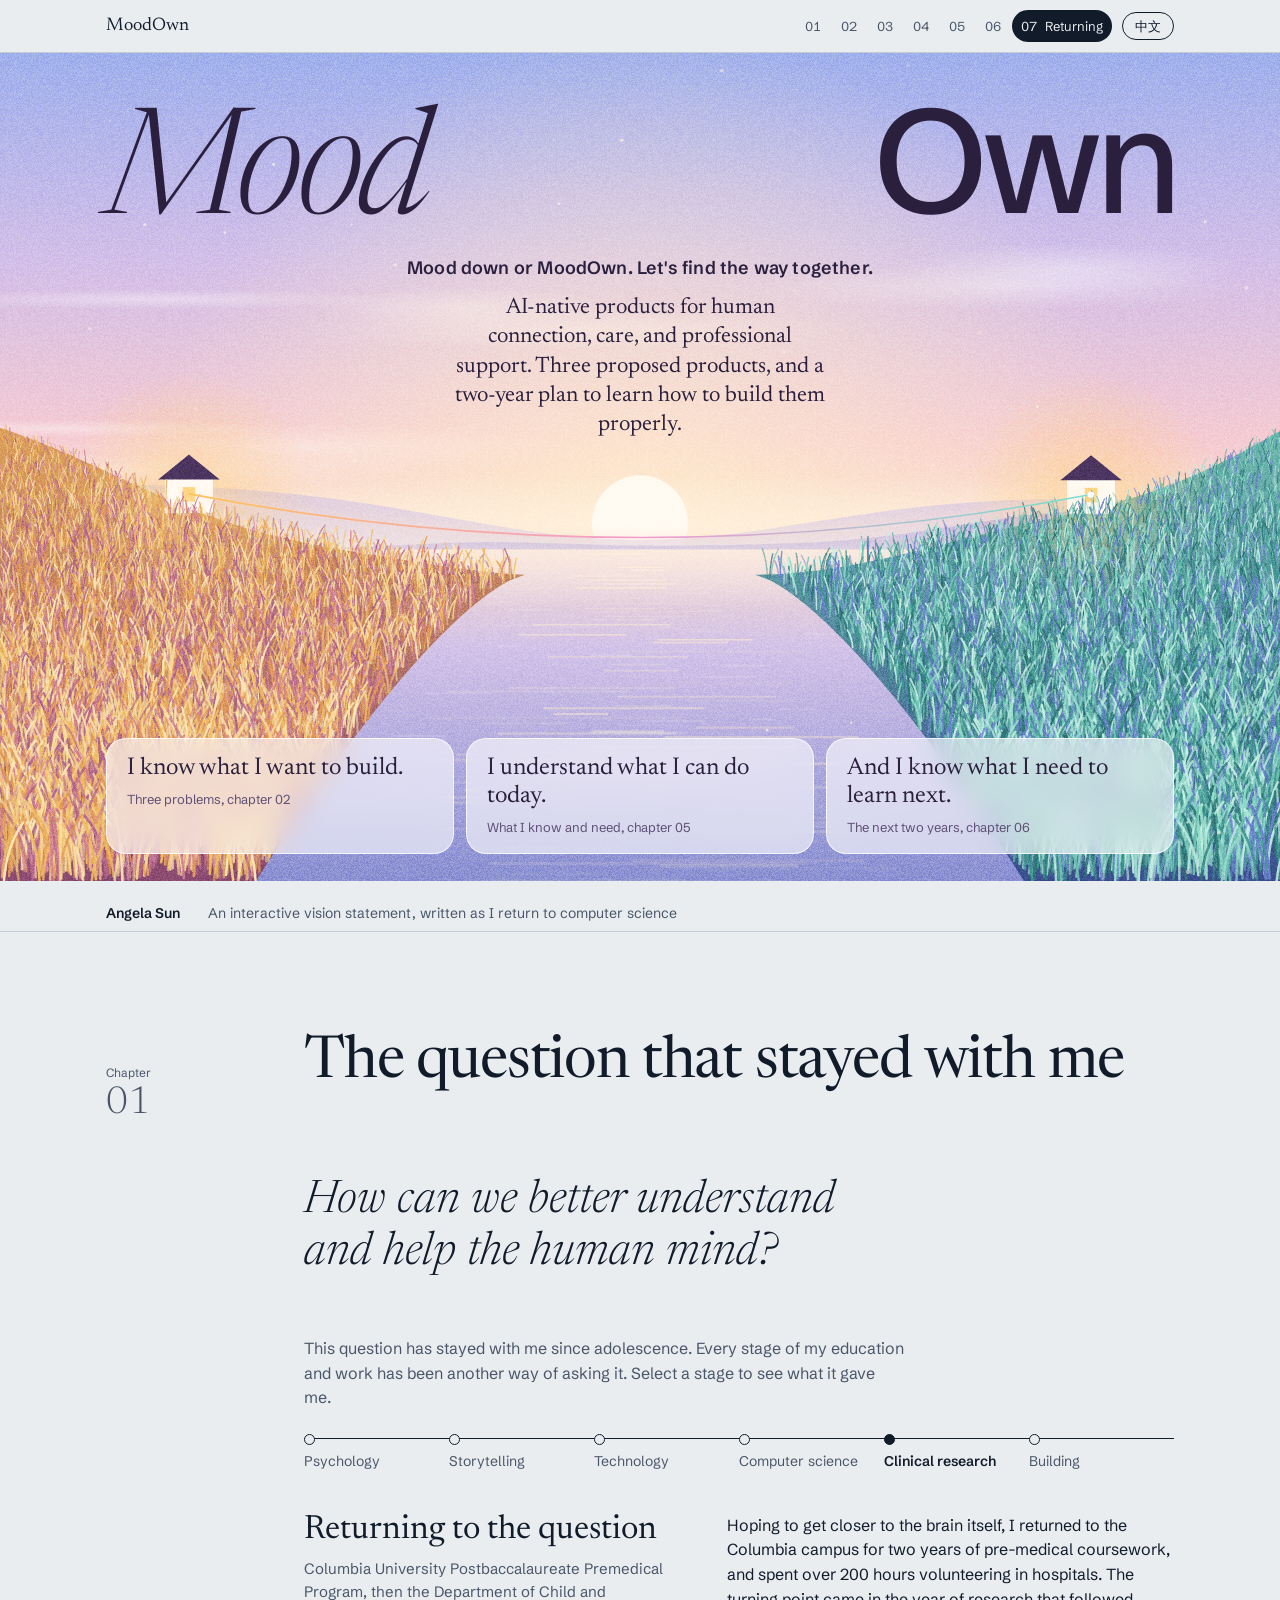
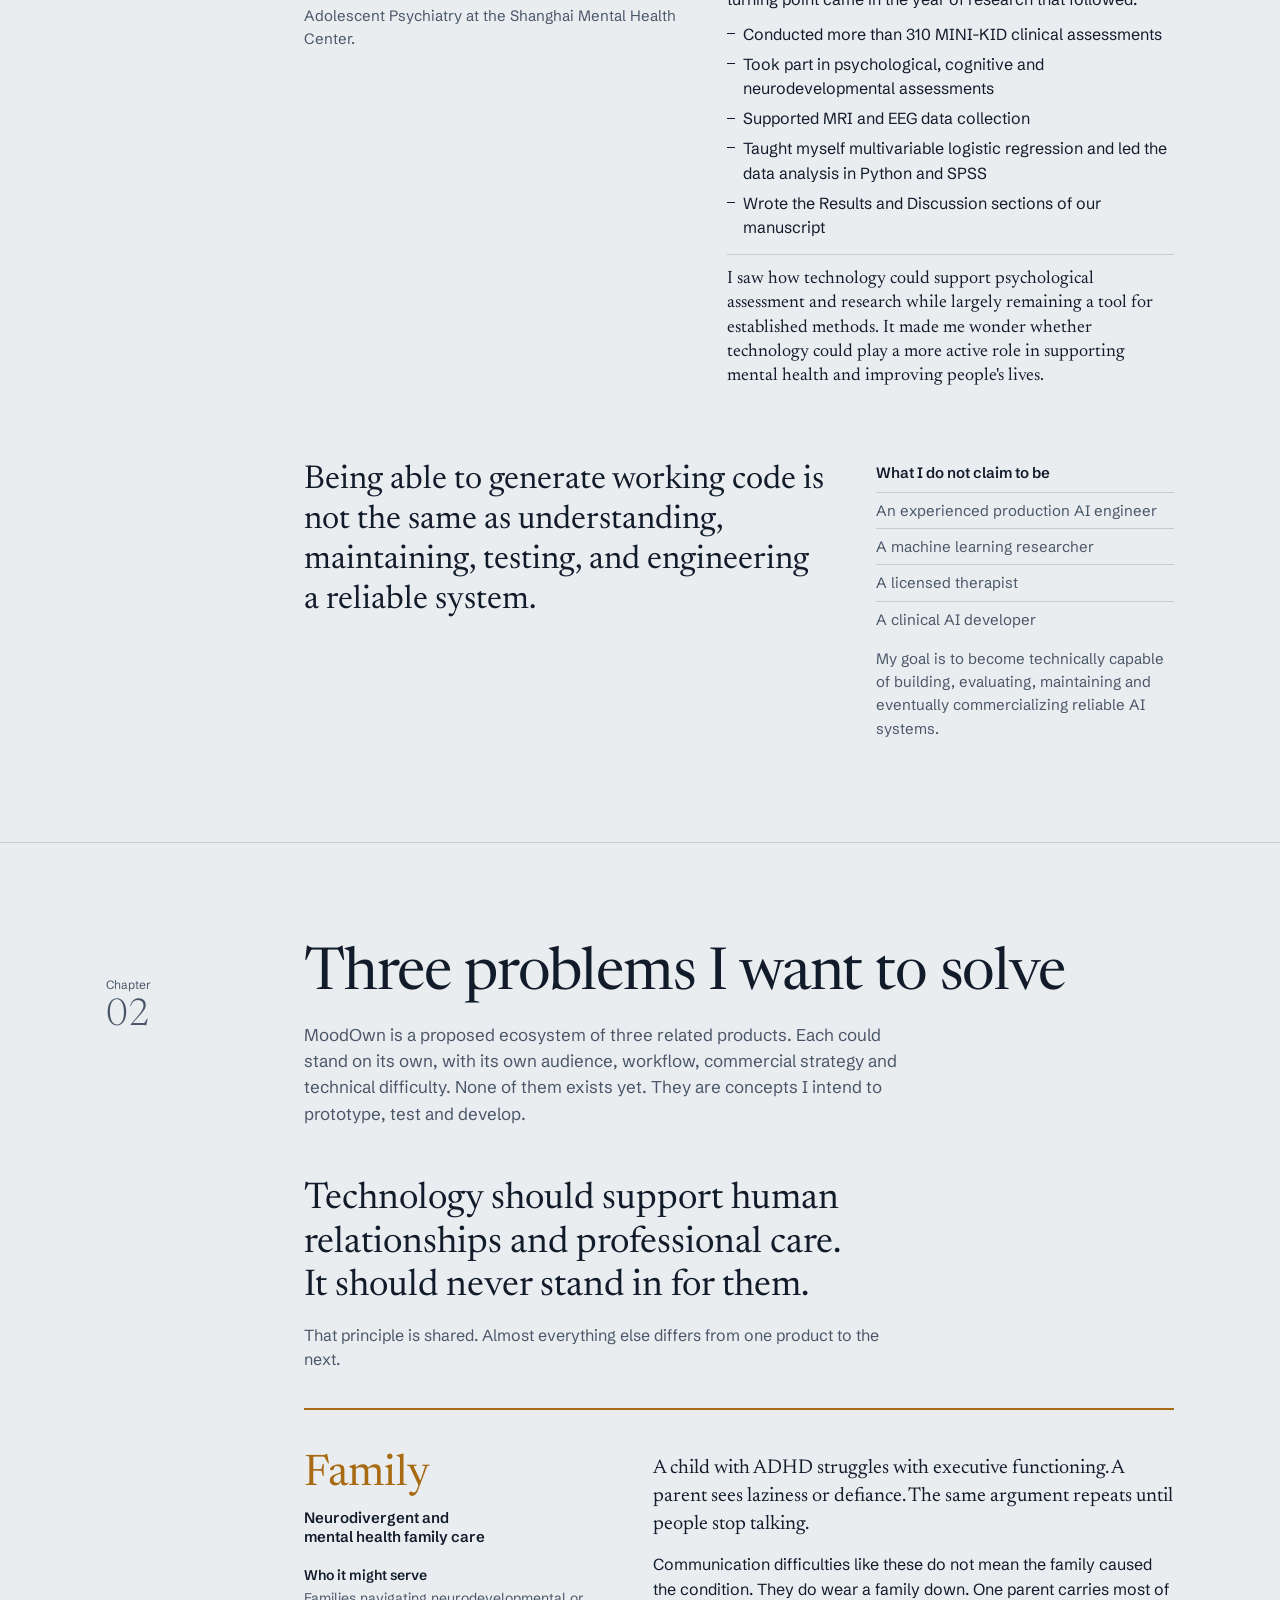
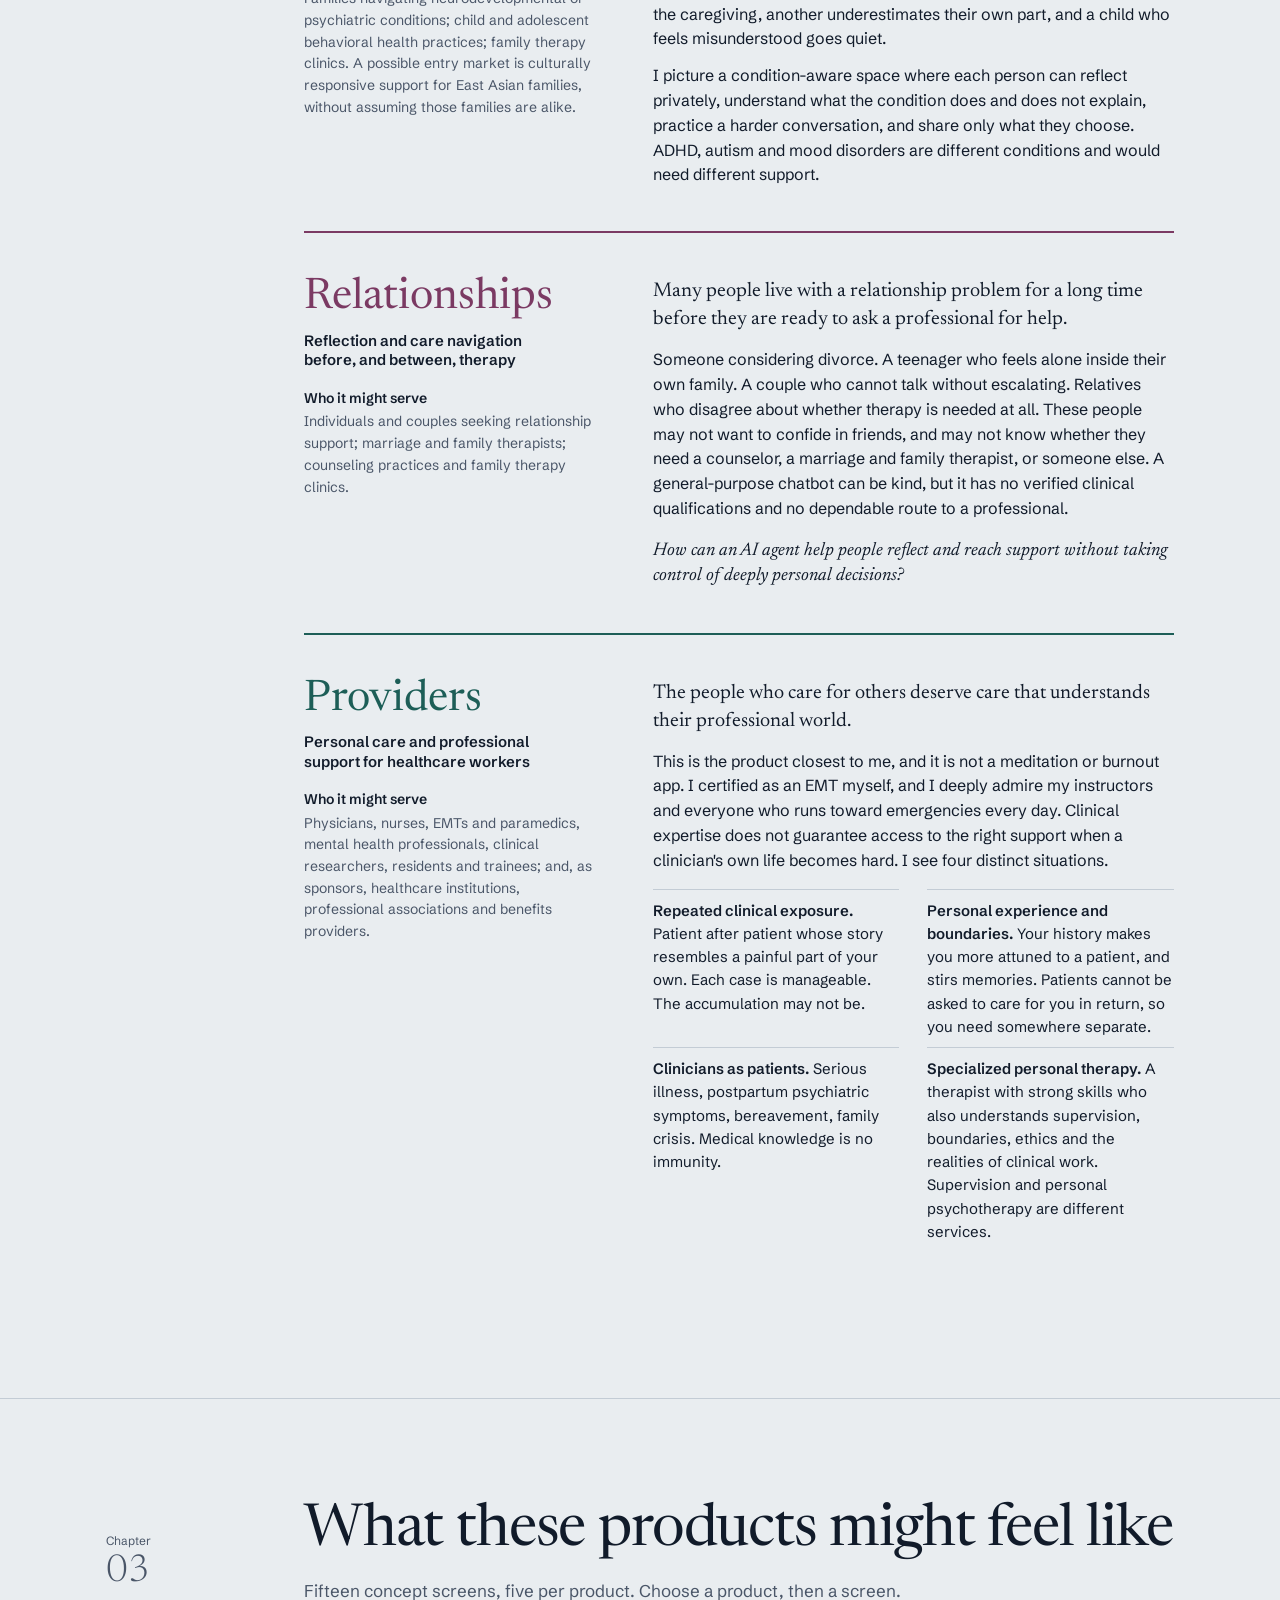
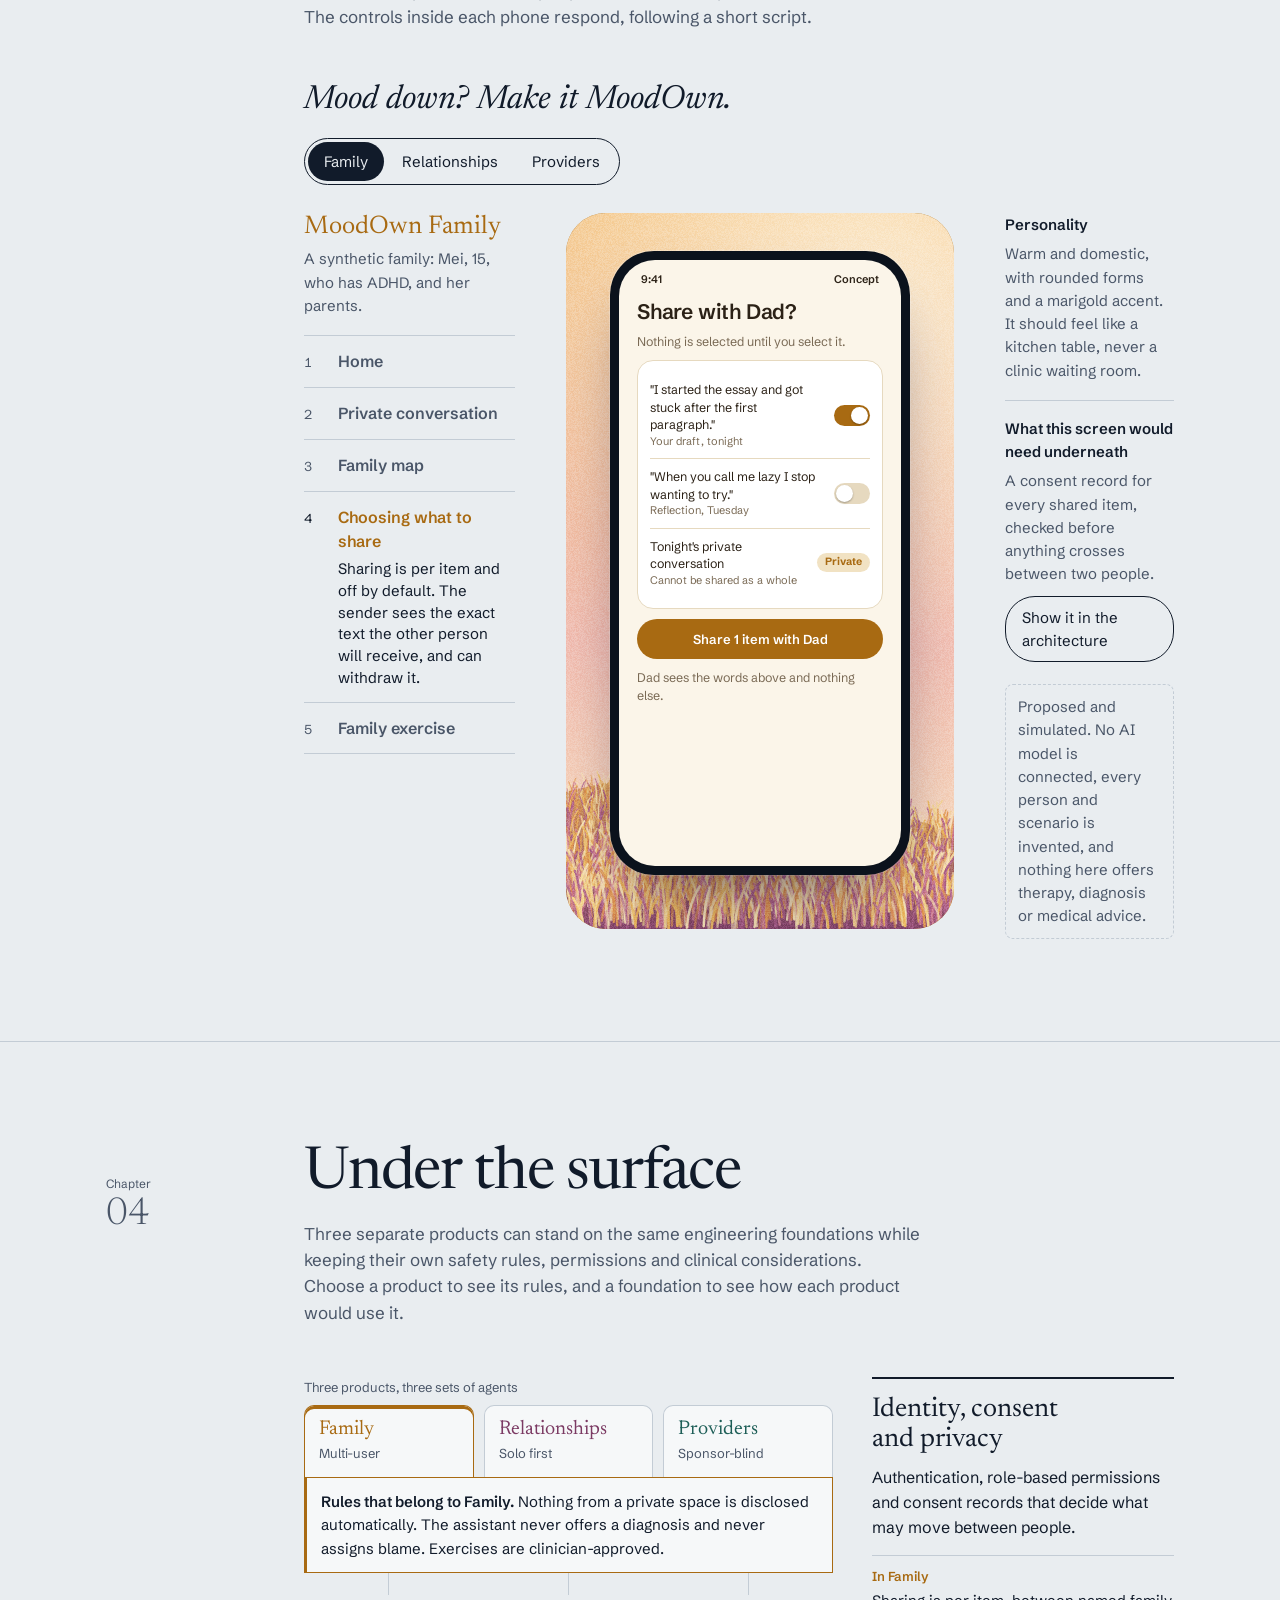
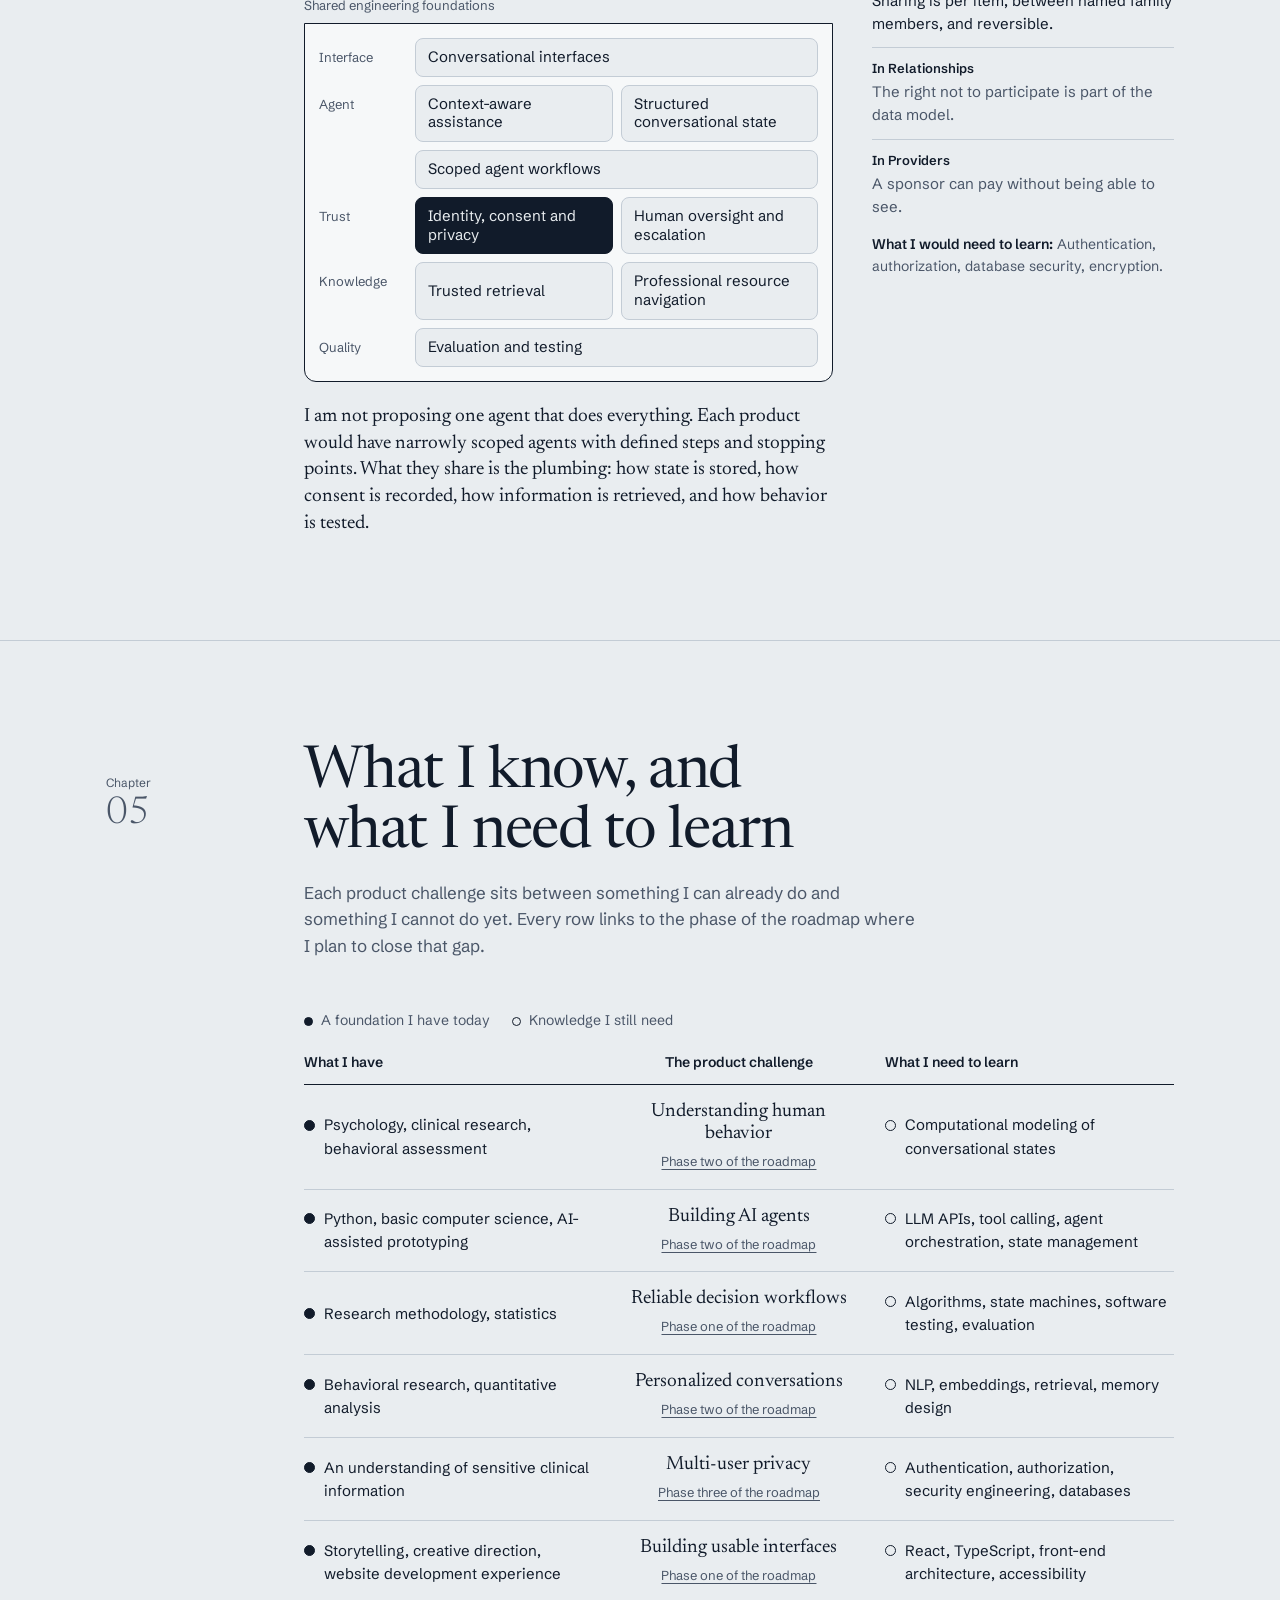
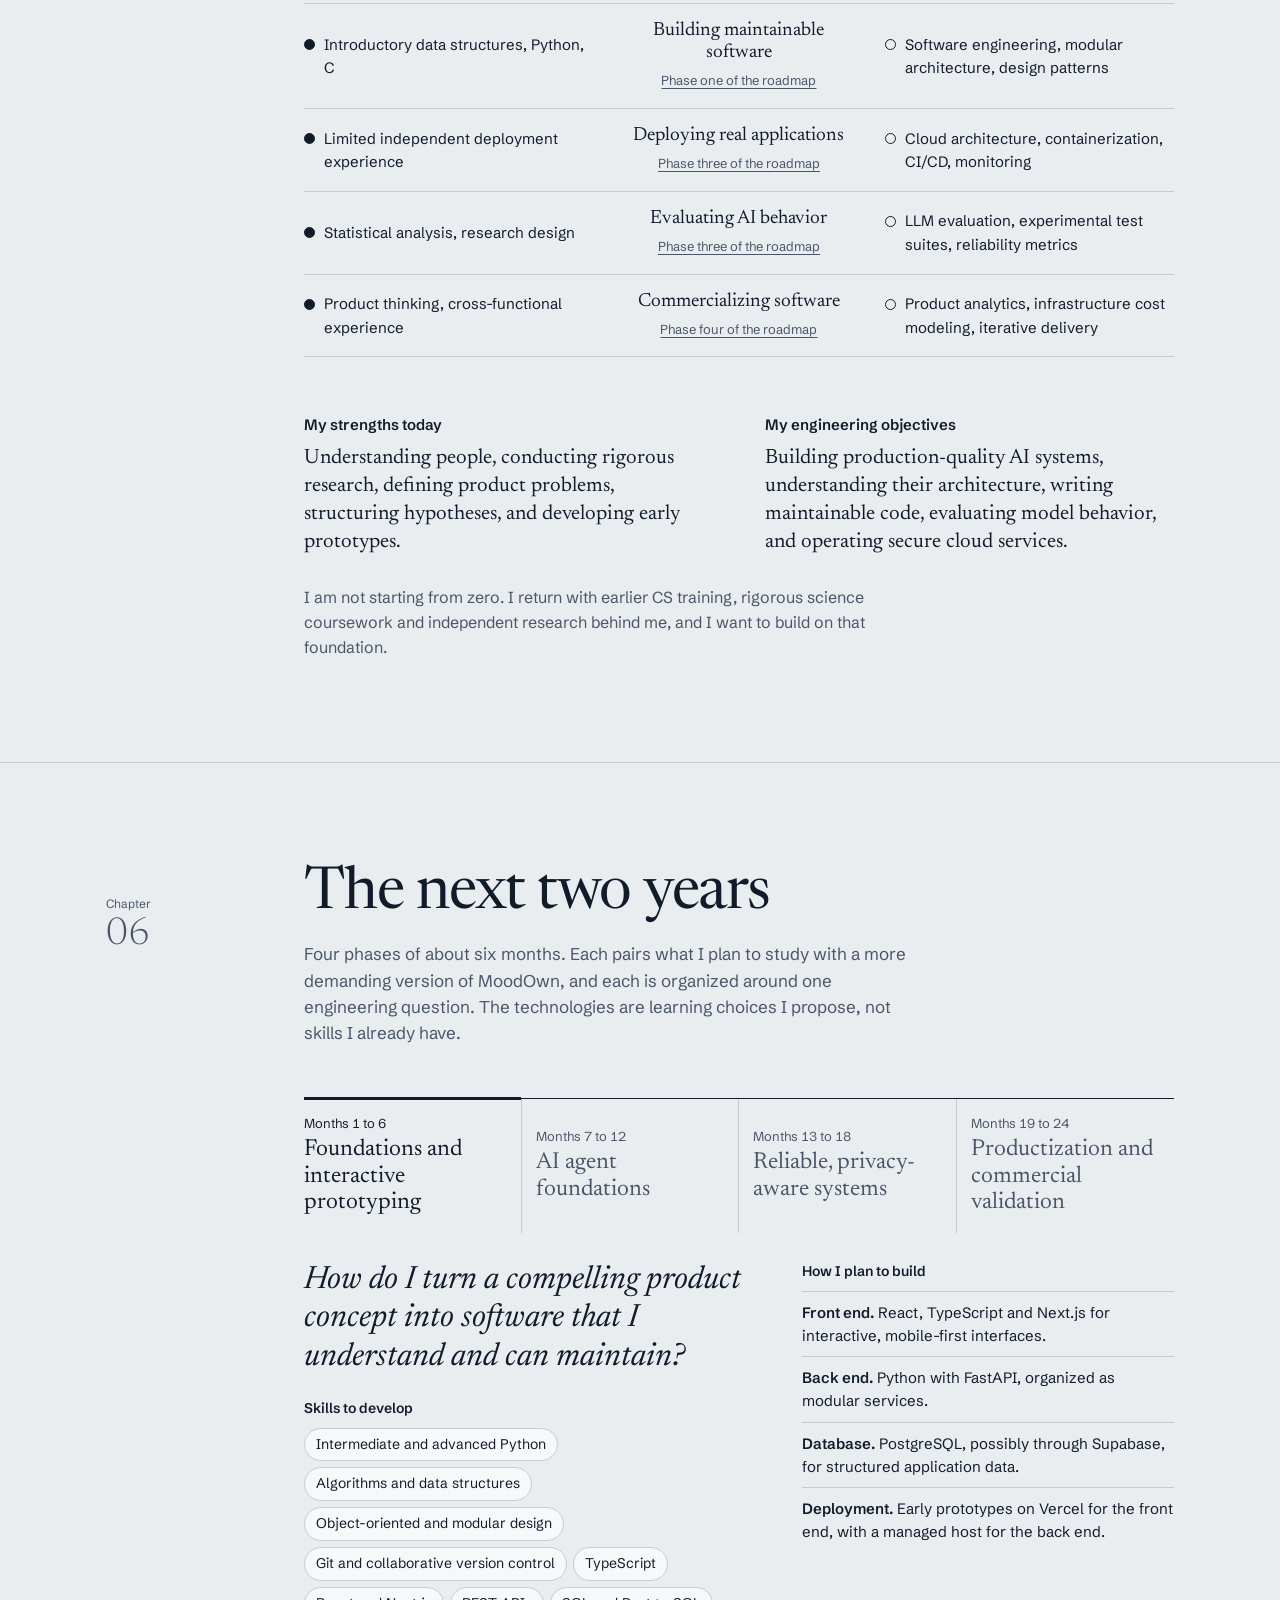
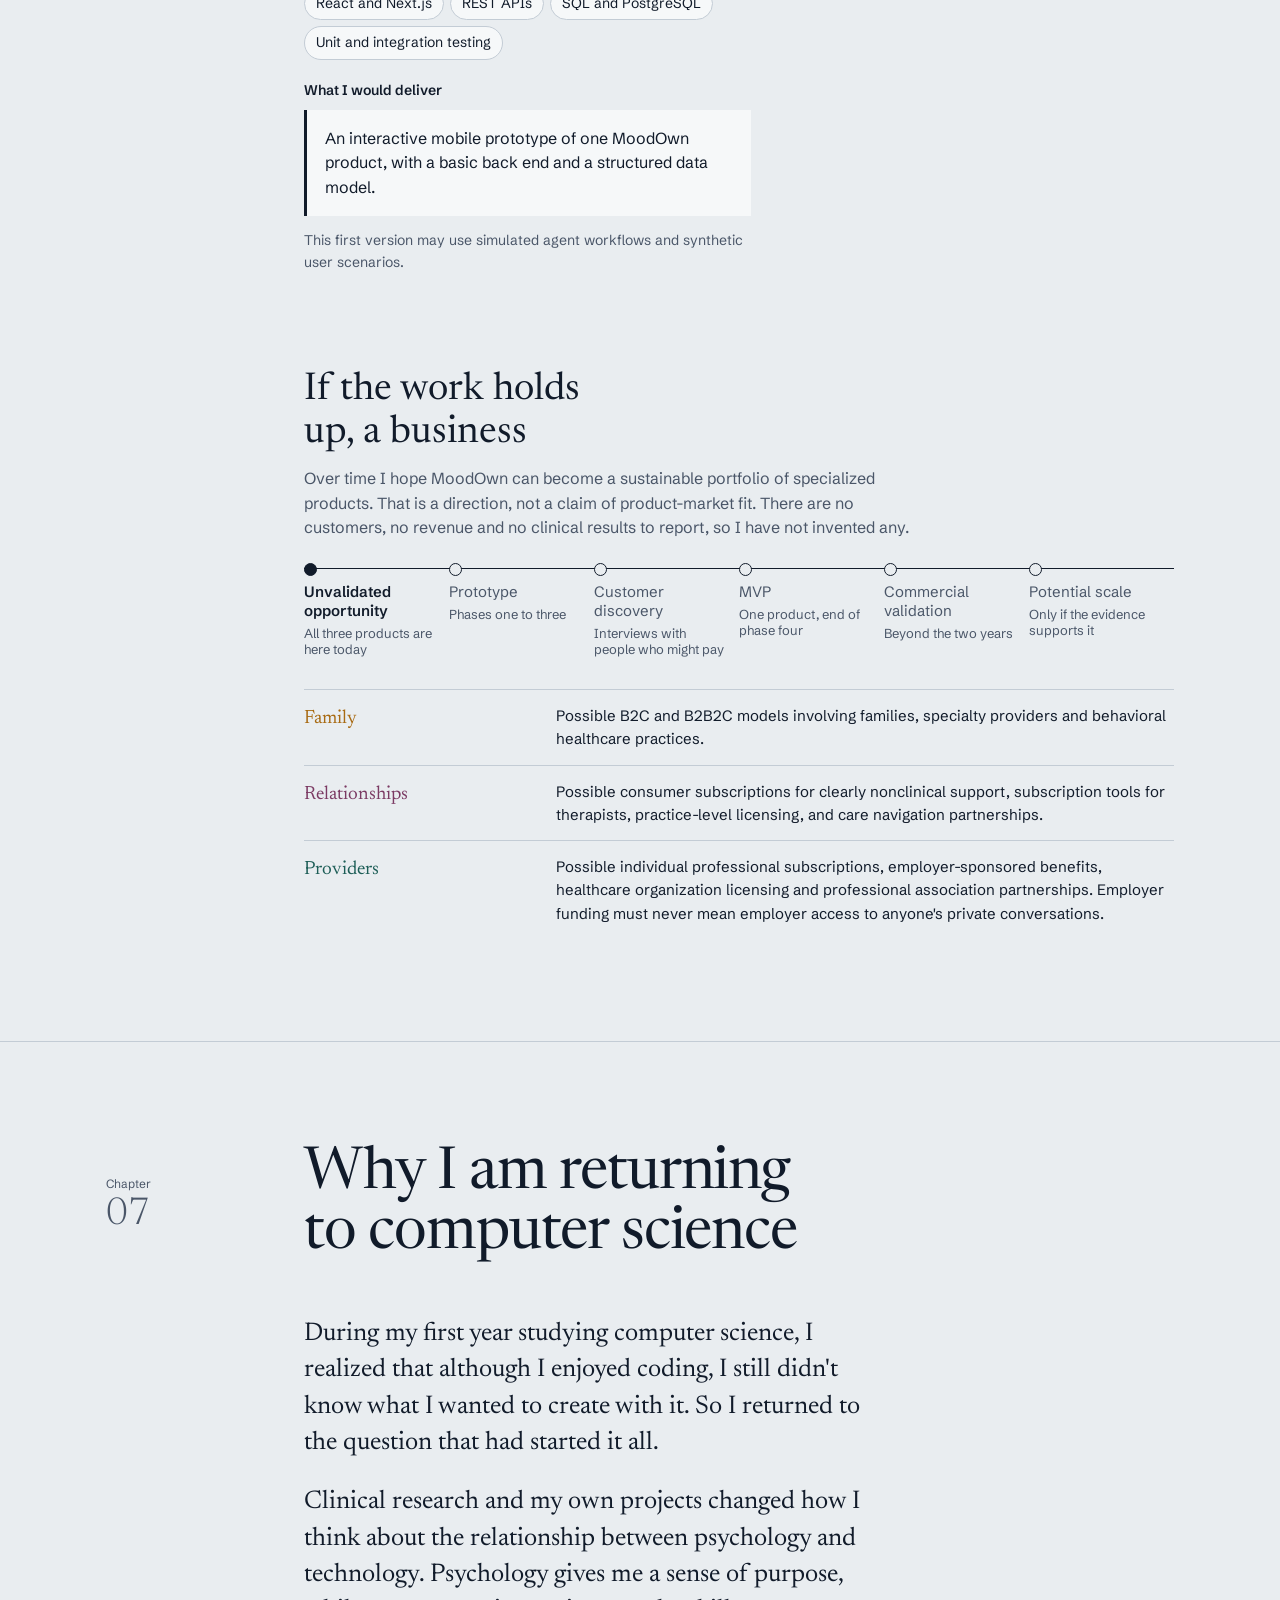
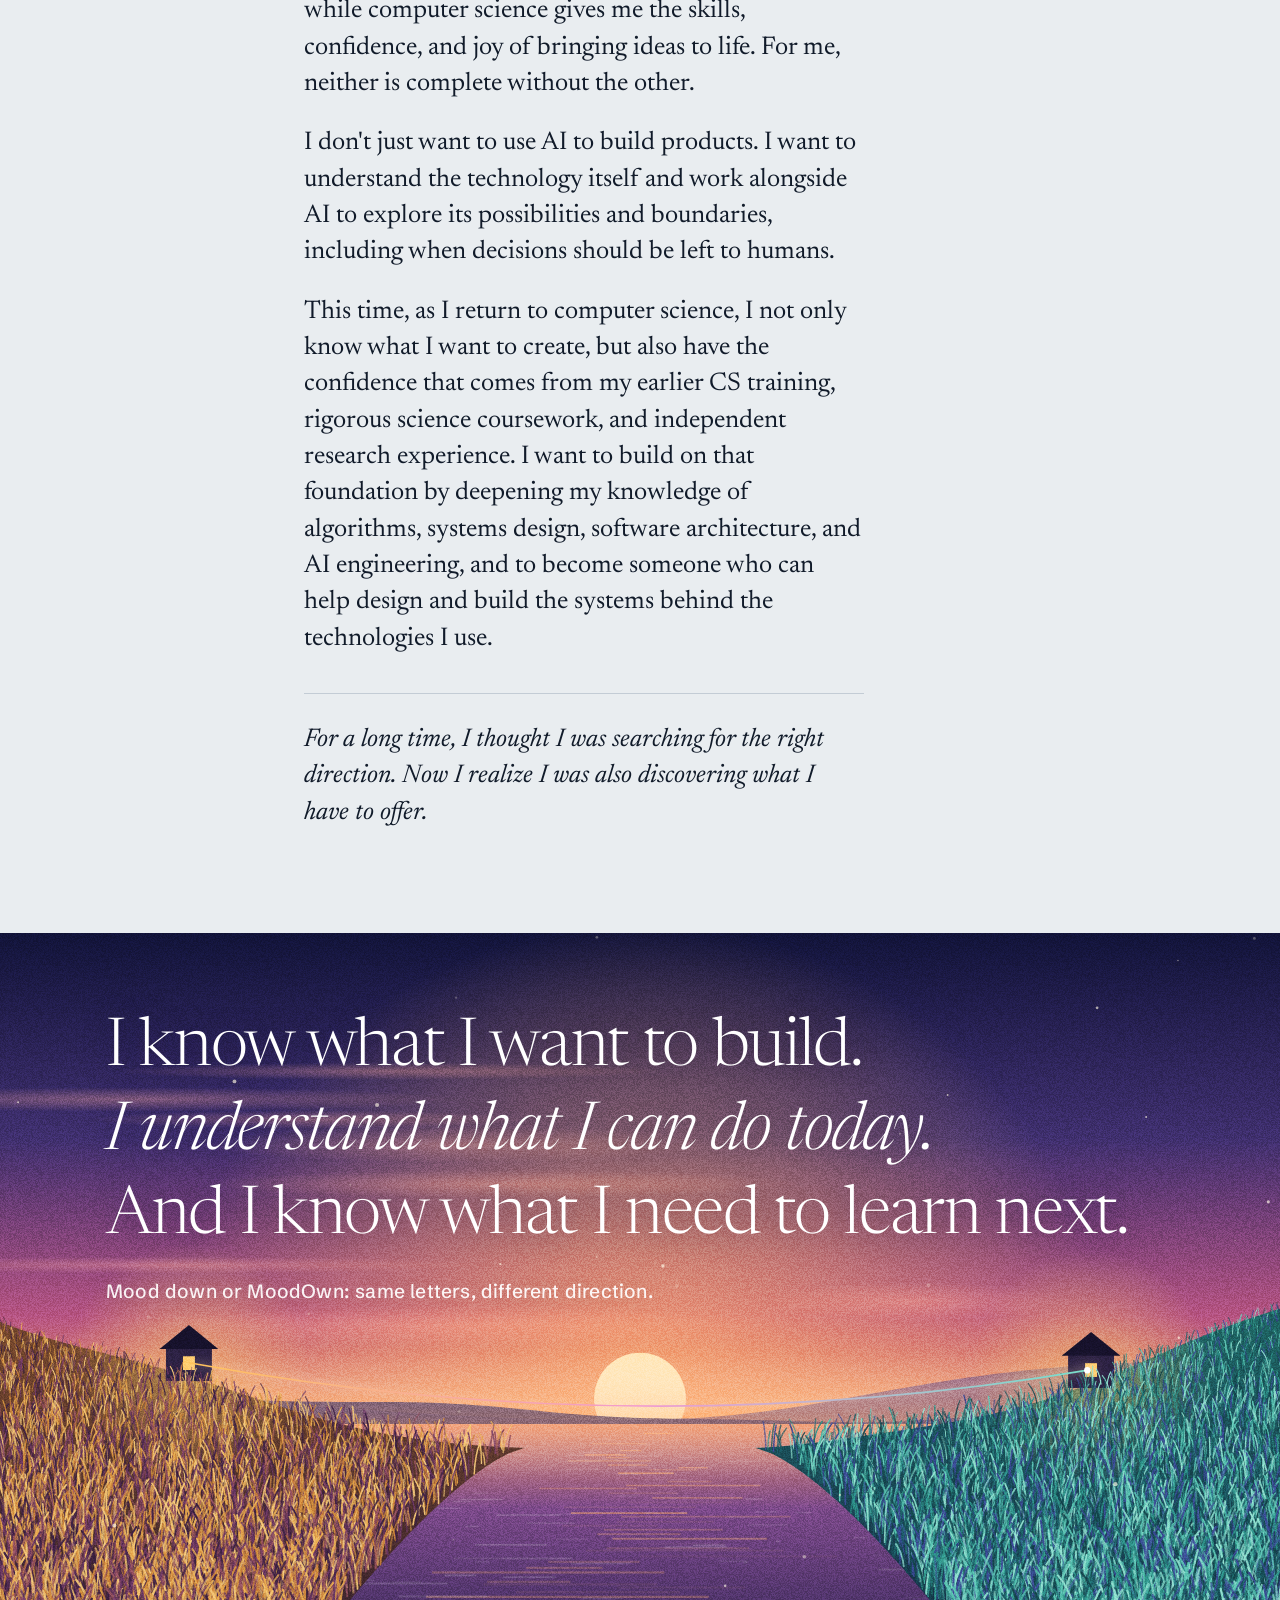
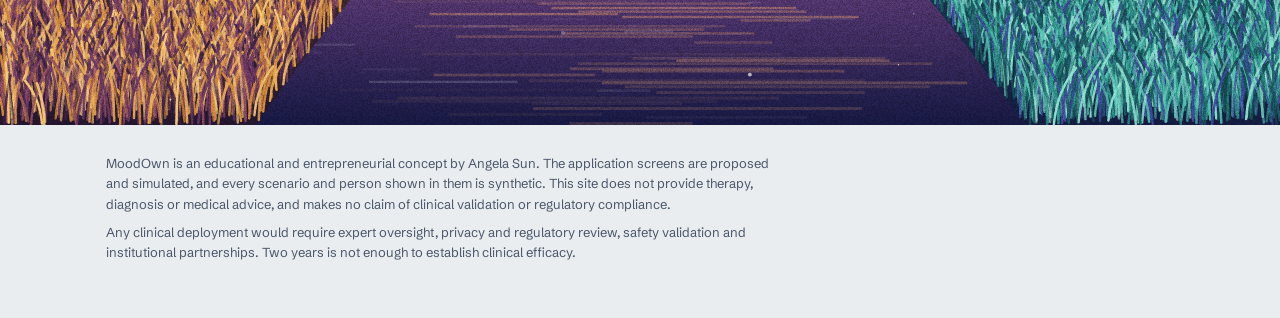
<file: index.html>
<!DOCTYPE html>
<html lang="en">
<head>
<meta charset="utf-8">
<meta name="viewport" content="width=device-width, initial-scale=1">
<title>MoodOwn | Angela Sun</title>
<meta name="description" content="MoodOwn: an interactive vision statement by Angela Sun. Three proposed AI-native products for human connection, care and professional support, and a two-year plan to learn how to build them.">
<meta name="theme-color" content="#cfc6e6">
<meta property="og:type" content="website">
<meta property="og:title" content="MoodOwn">
<meta property="og:description" content="Mood down or MoodOwn. Let's find the way together. An interactive vision statement by Angela Sun.">
<meta property="og:image" content="/images/og.jpg">
<meta property="og:image:width" content="1200">
<meta property="og:image:height" content="630">
<meta name="twitter:card" content="summary_large_image">
<link rel="icon" href="/favicon.svg" type="image/svg+xml">
<link rel="preconnect" href="https://fonts.googleapis.com">
<link rel="preconnect" href="https://fonts.gstatic.com" crossorigin>
<link href="https://fonts.googleapis.com/css2?family=Newsreader:ital,opsz,wght@0,6..72,300..600;1,6..72,300..600&family=Schibsted+Grotesk:wght@400..700&family=Noto+Serif+SC:wght@300;400;600&display=swap" rel="stylesheet">
<link rel="stylesheet" href="/css/style.css?v=202611130216">
</head>
<body>

<header class="nav">
  <div class="wrap">
    <a class="nav-name" href="#top">MoodOwn</a>
    <div class="nav-right"><nav aria-label="Chapters">
      <ol id="navlist">
        <li><a href="#question">01<span>The question</span></a></li>
        <li><a href="#problems">02<span>Three problems</span></a></li>
        <li><a href="#concepts">03<span>The products</span></a></li>
        <li><a href="#architecture">04<span>Under the surface</span></a></li>
        <li><a href="#skills">05<span>Know and need</span></a></li>
        <li><a href="#roadmap">06<span>Two years</span></a></li>
        <li><a href="#returning">07<span>Returning</span></a></li>
      </ol>
    </nav><button type="button" class="lang" id="langBtn" data-noi18n aria-label="切换到中文">中文</button></div>
  </div>
</header>

<main id="top">
<section class="hero" id="heroSec">
  <canvas class="scene" id="heroScene" aria-hidden="true"></canvas>
  <canvas class="scene fx" id="heroFx" aria-hidden="true"></canvas>
  <div class="wrap hero-in">
    <h1 aria-label="MoodOwn"><span class="w1">Mood</span><span class="w2">Own</span></h1>
    <p class="pun">Mood down or MoodOwn. Let's find the way together.</p>
    <p class="tag">AI-native products for human connection, care, and professional support. Three proposed products, and a two-year plan to learn how to build them properly.</p>
    <div class="claims">
      <a href="#problems"><strong>I know what I want to build.</strong><small>Three problems, chapter 02</small></a>
      <a href="#skills"><strong>I understand what I can do today.</strong><small>What I know and need, chapter 05</small></a>
      <a href="#roadmap"><strong>And I know what I need to learn next.</strong><small>The next two years, chapter 06</small></a>
    </div>
  </div>
</section>
<div class="wrap byline">
  <span><b>Angela Sun</b></span>
  <span>An interactive vision statement, written as I return to computer science</span>
</div>

<!-- 01 -->
<section class="chapter" id="question">
  <div class="wrap">
    <div class="ch-head">
      <div class="ch-num"><small>Chapter</small>01</div>
      <div><h2>The question that stayed with me</h2></div>
    </div>
    <div class="body"><div class="main">
      <p class="bigq">How can we better understand and help the human mind?</p>
      <p class="muted" style="max-width:60ch;margin-bottom:28px">This question has stayed with me since adolescence. Every stage of my education and work has been another way of asking it. Select a stage to see what it gave me.</p>
      <div class="lenses" id="lenses" role="group" aria-label="Stages of my background"></div>
      <div class="lens-panel" id="lensPanel" aria-live="polite"></div>

      <div class="lesson">
        <blockquote>Being able to generate working code is not the same as understanding, maintaining, testing, and engineering a reliable system.</blockquote>
        <div class="notlist">
          <h4>What I do not claim to be</h4>
          <ul>
            <li>An experienced production AI engineer</li>
            <li>A machine learning researcher</li>
            <li>A licensed therapist</li>
            <li>A clinical AI developer</li>
          </ul>
          <p style="margin-top:10px">My goal is to become technically capable of building, evaluating, maintaining and eventually commercializing reliable AI systems.</p>
        </div>
      </div>
    </div></div>
  </div>
</section>

<!-- 02 -->
<section class="chapter" id="problems">
  <div class="wrap">
    <div class="ch-head">
      <div class="ch-num"><small>Chapter</small>02</div>
      <div>
        <h2>Three problems I want to solve</h2>
        <p>MoodOwn is a proposed ecosystem of three related products. Each could stand on its own, with its own audience, workflow, commercial strategy and technical difficulty. None of them exists yet. They are concepts I intend to prototype, test and develop.</p>
      </div>
    </div>
    <div class="body"><div class="main">
      <p class="creed">Technology should support human relationships and professional care. It should never stand in for them.</p>
      <p class="muted" style="margin-bottom:36px;max-width:60ch">That principle is shared. Almost everything else differs from one product to the next.</p>

      <article class="prob" data-p="fam">
        <div>
          <h3>Family<small>Neurodivergent and mental health family care</small></h3>
          <p class="who"><b>Who it might serve</b>Families navigating neurodevelopmental or psychiatric conditions; child and adolescent behavioral health practices; family therapy clinics. A possible entry market is culturally responsive support for East Asian families, without assuming those families are alike.</p>
        </div>
        <div class="txt">
          <p class="lead">A child with ADHD struggles with executive functioning. A parent sees laziness or defiance. The same argument repeats until people stop talking.</p>
          <p>Communication difficulties like these do not mean the family caused the condition. They do wear a family down. One parent carries most of the caregiving, another underestimates their own part, and a child who feels misunderstood goes quiet.</p>
          <p style="margin-top:12px">I picture a condition-aware space where each person can reflect privately, understand what the condition does and does not explain, practice a harder conversation, and share only what they choose. ADHD, autism and mood disorders are different conditions and would need different support.</p>
        </div>
      </article>

      <article class="prob" data-p="rel">
        <div>
          <h3>Relationships<small>Reflection and care navigation before, and between, therapy</small></h3>
          <p class="who"><b>Who it might serve</b>Individuals and couples seeking relationship support; marriage and family therapists; counseling practices and family therapy clinics.</p>
        </div>
        <div class="txt">
          <p class="lead">Many people live with a relationship problem for a long time before they are ready to ask a professional for help.</p>
          <p>Someone considering divorce. A teenager who feels alone inside their own family. A couple who cannot talk without escalating. Relatives who disagree about whether therapy is needed at all. These people may not want to confide in friends, and may not know whether they need a counselor, a marriage and family therapist, or someone else. A general-purpose chatbot can be kind, but it has no verified clinical qualifications and no dependable route to a professional.</p>
          <p class="q">How can an AI agent help people reflect and reach support without taking control of deeply personal decisions?</p>
        </div>
      </article>

      <article class="prob" data-p="pro">
        <div>
          <h3>Providers<small>Personal care and professional support for healthcare workers</small></h3>
          <p class="who"><b>Who it might serve</b>Physicians, nurses, EMTs and paramedics, mental health professionals, clinical researchers, residents and trainees; and, as sponsors, healthcare institutions, professional associations and benefits providers.</p>
        </div>
        <div class="txt">
          <p class="lead">The people who care for others deserve care that understands their professional world.</p>
          <p>This is the product closest to me, and it is not a meditation or burnout app. I certified as an EMT myself, and I deeply admire my instructors and everyone who runs toward emergencies every day. Clinical expertise does not guarantee access to the right support when a clinician's own life becomes hard. I see four distinct situations.</p>
          <ul class="cases">
            <li><b>Repeated clinical exposure.</b> Patient after patient whose story resembles a painful part of your own. Each case is manageable. The accumulation may not be.</li>
            <li><b>Personal experience and boundaries.</b> Your history makes you more attuned to a patient, and stirs memories. Patients cannot be asked to care for you in return, so you need somewhere separate.</li>
            <li><b>Clinicians as patients.</b> Serious illness, postpartum psychiatric symptoms, bereavement, family crisis. Medical knowledge is no immunity.</li>
            <li><b>Specialized personal therapy.</b> A therapist with strong skills who also understands supervision, boundaries, ethics and the realities of clinical work. Supervision and personal psychotherapy are different services.</li>
          </ul>
        </div>
      </article>
    </div></div>
  </div>
</section>

<!-- 03 -->
<section class="chapter" id="concepts">
  <div class="wrap">
    <div class="ch-head">
      <div class="ch-num"><small>Chapter</small>03</div>
      <div>
        <h2>What these products might feel like</h2>
        <p>Fifteen concept screens, five per product. Choose a product, then a screen. The controls inside each phone respond, following a short script.</p>
      </div>
    </div>
    <div class="body"><div class="main">
      <p class="slogan">Mood down? Make it MoodOwn.</p>
      <div class="switch" id="prodSwitch" role="group" aria-label="Product"></div>
      <div class="stage" id="stage" data-p="fam">
        <div>
          <p class="stage-title" id="stageTitle"></p>
          <p class="stage-sub" id="stageSub"></p>
          <ol class="screens" id="screenList"></ol>
        </div>
        <div class="pedestal" id="pedestal"><canvas class="scene" id="fieldScene" aria-hidden="true"></canvas><div class="phone"><div class="screen fam" id="screen" data-st="a"></div></div></div>
        <div class="aside">
          <h4>Personality</h4>
          <p id="persona"></p>
          <div class="under">
            <h4>What this screen would need underneath</h4>
            <p id="needText"></p>
            <a class="linkbtn" href="#architecture" id="needBtn">Show it in the architecture</a>
          </div>
          <p class="simnote">Proposed and simulated. No AI model is connected, every person and scenario is invented, and nothing here offers therapy, diagnosis or medical advice.</p>
        </div>
      </div>
    </div></div>
  </div>
</section>

<!-- 04 -->
<section class="chapter" id="architecture">
  <div class="wrap">
    <div class="ch-head">
      <div class="ch-num"><small>Chapter</small>04</div>
      <div>
        <h2>Under the surface</h2>
        <p>Three separate products can stand on the same engineering foundations while keeping their own safety rules, permissions and clinical considerations. Choose a product to see its rules, and a foundation to see how each product would use it.</p>
      </div>
    </div>
    <div class="body"><div class="main">
      <div class="arch" id="arch" data-p="fam">
        <div>
          <p class="tier-label">Three products, three sets of agents</p>
          <div class="surfaces" id="surfaces"></div>
          <div class="policy" id="policy" aria-live="polite"></div>
          <div class="drop" aria-hidden="true"><i></i><i></i><i></i></div>
          <p class="tier-label">Shared engineering foundations</p>
          <div class="found"><div class="lanes" id="lanes"></div></div>
          <p class="archnote">I am not proposing one agent that does everything. Each product would have narrowly scoped agents with defined steps and stopping points. What they share is the plumbing: how state is stored, how consent is recorded, how information is retrieved, and how behavior is tested.</p>
        </div>
        <aside class="fdetail" id="fdetail" aria-live="polite"></aside>
      </div>
    </div></div>
  </div>
</section>

<!-- 05 -->
<section class="chapter" id="skills">
  <div class="wrap">
    <div class="ch-head">
      <div class="ch-num"><small>Chapter</small>05</div>
      <div>
        <h2>What I know, and what I need to learn</h2>
        <p>Each product challenge sits between something I can already do and something I cannot do yet. Every row links to the phase of the roadmap where I plan to close that gap.</p>
      </div>
    </div>
    <div class="body"><div class="main">
      <div class="legend"><span><i class="f"></i>A foundation I have today</span><span><i></i>Knowledge I still need</span></div>
      <div class="mx" id="mx">
        <div class="mx-head"><span>What I have</span><span>The product challenge</span><span>What I need to learn</span></div>
      </div>
      <div class="twocol">
        <div><h3>My strengths today</h3><p>Understanding people, conducting rigorous research, defining product problems, structuring hypotheses, and developing early prototypes.</p></div>
        <div><h3>My engineering objectives</h3><p>Building production-quality AI systems, understanding their architecture, writing maintainable code, evaluating model behavior, and operating secure cloud services.</p></div>
      </div>
      <p class="coda">I am not starting from zero. I return with earlier CS training, rigorous science coursework and independent research behind me, and I want to build on that foundation.</p>
    </div></div>
  </div>
</section>

<!-- 06 -->
<section class="chapter" id="roadmap">
  <div class="wrap">
    <div class="ch-head">
      <div class="ch-num"><small>Chapter</small>06</div>
      <div>
        <h2>The next two years</h2>
        <p>Four phases of about six months. Each pairs what I plan to study with a more demanding version of MoodOwn, and each is organized around one engineering question. The technologies are learning choices I propose, not skills I already have.</p>
      </div>
    </div>
    <div class="body"><div class="main">
      <div class="track" id="track" role="group" aria-label="Roadmap phases"></div>
      <div class="phase" id="phase" aria-live="polite"></div>

      <div class="biz">
        <h3>If the work holds up, a business</h3>
        <p>Over time I hope MoodOwn can become a sustainable portfolio of specialized products. That is a direction, not a claim of product-market fit. There are no customers, no revenue and no clinical results to report, so I have not invented any.</p>
        <ol class="ladder">
          <li class="now">Unvalidated opportunity<small>All three products are here today</small></li>
          <li>Prototype<small>Phases one to three</small></li>
          <li>Customer discovery<small>Interviews with people who might pay</small></li>
          <li>MVP<small>One product, end of phase four</small></li>
          <li>Commercial validation<small>Beyond the two years</small></li>
          <li>Potential scale<small>Only if the evidence supports it</small></li>
        </ol>
        <ul class="models">
          <li><b>Family</b><span>Possible B2C and B2B2C models involving families, specialty providers and behavioral healthcare practices.</span></li>
          <li><b>Relationships</b><span>Possible consumer subscriptions for clearly nonclinical support, subscription tools for therapists, practice-level licensing, and care navigation partnerships.</span></li>
          <li><b>Providers</b><span>Possible individual professional subscriptions, employer-sponsored benefits, healthcare organization licensing and professional association partnerships. Employer funding must never mean employer access to anyone's private conversations.</span></li>
        </ul>
      </div>
    </div></div>
  </div>
</section>

<!-- 07 -->
<section class="chapter" id="returning">
  <div class="wrap">
    <div class="ch-head">
      <div class="ch-num"><small>Chapter</small>07</div>
      <div><h2>Why I am returning to computer science</h2></div>
    </div>
    <div class="body"><div class="main">
      <div class="close">
        <p>During my first year studying computer science, I realized that although I enjoyed coding, I still didn't know what I wanted to create with it. So I returned to the question that had started it all.</p>
        <p>Clinical research and my own projects changed how I think about the relationship between psychology and technology. Psychology gives me a sense of purpose, while computer science gives me the skills, confidence, and joy of bringing ideas to life. For me, neither is complete without the other.</p>
        <p>I don't just want to use AI to build products. I want to understand the technology itself and work alongside AI to explore its possibilities and boundaries, including when decisions should be left to humans.</p>
        <p>This time, as I return to computer science, I not only know what I want to create, but also have the confidence that comes from my earlier CS training, rigorous science coursework, and independent research experience. I want to build on that foundation by deepening my knowledge of algorithms, systems design, software architecture, and AI engineering, and to become someone who can help design and build the systems behind the technologies I use.</p>
        <p class="last">For a long time, I thought I was searching for the right direction. Now I realize I was also discovering what I have to offer.</p>
      </div>
      </div></div>
  </div>
</section>
<section class="finale" id="finSec">
  <canvas class="scene" id="duskScene" aria-hidden="true"></canvas>
  <canvas class="scene fx" id="duskFx" aria-hidden="true"></canvas>
  <div class="wrap fin-in">
    <p>I know what I want to build.</p>
    <p>I understand what I can do today.</p>
    <p>And I know what I need to learn next.</p>
    <p class="fin-sub">Mood down or MoodOwn: same letters, different direction.</p>
  </div>
</section>
</main>

<footer>
  <div class="wrap">
    <p>MoodOwn is an educational and entrepreneurial concept by Angela Sun. The application screens are proposed and simulated, and every scenario and person shown in them is synthetic. This site does not provide therapy, diagnosis or medical advice, and makes no claim of clinical validation or regulatory compliance.</p>
    <p>Any clinical deployment would require expert oversight, privacy and regulatory review, safety validation and institutional partnerships. Two years is not enough to establish clinical efficacy.</p>
  </div>
</footer>

<script src="/js/main.js?v=202611130216"></script>
</body>
</html>
</file>
<file: css/style.css>
/* Layout idea: a left-aligned editorial column with a narrow rail for chapter numbers;
   one fine three-colour thread (the three products) recurs as the only ornament. */
:root{
  --paper:#E9EDF0; --panel:#F6F8F9; --ink:#111B2A; --ink-2:#4A5668; --rule:#C3CCD5;
  --fam:#A86A12; --rel:#7B3A63; --pro:#1D5E57;
  --display:"Newsreader","Noto Serif SC","Songti SC","STSong","Iowan Old Style",Georgia,serif;
  --sans:"Schibsted Grotesk","PingFang SC","Hiragino Sans GB","Microsoft YaHei","Helvetica Neue",Arial,sans-serif;
  --thread:linear-gradient(90deg,var(--fam),var(--rel) 50%,var(--pro));
  color-scheme:light;
}
@media (prefers-color-scheme:dark){
  :root:not([data-theme="light"]){
    --paper:#0F1722; --panel:#17212E; --ink:#E6EBF0; --ink-2:#9AA7B6; --rule:#2B3848;
    --fam:#E0A64A; --rel:#CF93BB; --pro:#6FBFB3; color-scheme:dark;
  }
}
:root[data-theme="dark"]{
  --paper:#0F1722; --panel:#17212E; --ink:#E6EBF0; --ink-2:#9AA7B6; --rule:#2B3848;
  --fam:#E0A64A; --rel:#CF93BB; --pro:#6FBFB3; color-scheme:dark;
}
*{box-sizing:border-box}
html{scroll-behavior:smooth;scroll-padding-top:72px}
body{margin:0;background:var(--paper);color:var(--ink);font-family:var(--sans);font-size:16px;line-height:1.55;-webkit-font-smoothing:antialiased}
button{font:inherit;color:inherit;background:none;border:0;padding:0;cursor:pointer;text-align:left}
a{color:inherit}
:focus-visible{outline:2px solid var(--ink);outline-offset:3px;border-radius:2px}
h1,h2,h3,h4,p,ul,ol,figure,blockquote{margin:0}
ul,ol{padding:0;list-style:none}
h2,h3{text-wrap:balance}
.wrap{max-width:1180px;margin:0 auto;padding-inline:clamp(20px,5vw,56px)}
.serif{font-family:var(--display)}
.muted{color:var(--ink-2)}
.small{font-size:.875rem}
.thread{height:2px;background:var(--thread);border-radius:2px}

/* nav */
.nav{position:sticky;top:0;z-index:20;background:color-mix(in srgb,var(--paper) 92%,transparent);backdrop-filter:blur(8px);border-bottom:1px solid var(--rule)}
.nav .wrap{display:flex;align-items:center;justify-content:space-between;gap:16px;height:52px}
.nav-name{font-family:var(--display);font-size:1.15rem;text-decoration:none;white-space:nowrap}
.nav ol{display:flex;gap:2px}
.nav ol a{display:flex;align-items:center;gap:8px;padding:6px 9px;text-decoration:none;font-size:.8125rem;color:var(--ink-2);font-variant-numeric:tabular-nums;border-radius:20px}
.nav ol a span{display:none}
.nav ol a[aria-current="true"]{color:var(--paper);background:var(--ink)}
@media (min-width:1000px){.nav ol a[aria-current="true"] span{display:inline}}

/* hero: a painted scene. Two shores, water between them, one thread of light across. */
.scene{position:absolute;inset:0;width:100%;height:100%;display:block}
.scene.fx{pointer-events:none}
.hero{position:relative;overflow:hidden;background:linear-gradient(180deg,#9fb0ec 0%,#d3bfe8 28%,#f5cbd2 50%,#fde6c6 60%,#d2c2e8 72%,#8a90d2 100%);color:#2a1f3d;min-height:clamp(620px,92vh,900px);display:flex}
.hero-in{position:relative;width:100%;display:flex;flex-direction:column;padding-top:clamp(22px,4.5vh,52px);padding-bottom:clamp(18px,3vh,30px)}
.hero h1{display:flex;justify-content:space-between;align-items:baseline;font-size:clamp(3.3rem,11.5vw,10.6rem);line-height:.9;font-weight:300}
.hero .w1{font-family:var(--display);font-style:italic;letter-spacing:-.035em}
.hero .w2{font-family:var(--sans);font-weight:500;letter-spacing:-.055em}
.hero .pun{align-self:center;margin-top:clamp(4px,1vh,12px);font-size:clamp(.95rem,1.4vw,1.15rem);font-weight:600;letter-spacing:.01em}
.hero .tag{align-self:center;text-align:center;max-width:31ch;margin-top:clamp(6px,1.4vh,18px);font-family:var(--display);font-size:clamp(1.05rem,1.75vw,1.45rem);line-height:1.3}
.claims{margin-top:auto;padding-top:40px;display:grid;grid-template-columns:repeat(3,1fr);gap:12px}
.claims a{display:block;padding:16px 20px 16px;text-decoration:none;color:#2a1f3d;background:rgba(255,255,255,.6);-webkit-backdrop-filter:blur(12px);backdrop-filter:blur(12px);border:1px solid rgba(255,255,255,.75);border-radius:20px;transition:background .2s,transform .2s}
.claims a:hover{background:rgba(255,255,255,.86);transform:translateY(-2px)}
.claims strong{display:block;font-family:var(--display);font-weight:400;font-size:clamp(1.15rem,1.9vw,1.55rem);line-height:1.15}
.claims small{display:block;margin-top:6px;color:#5d4f74;font-size:.8125rem}
.byline{padding-top:22px;padding-bottom:6px;display:flex;flex-wrap:wrap;gap:6px 28px;font-size:.875rem;color:var(--ink-2)}
.byline b{color:var(--ink);font-weight:600}
@media (max-width:720px){.claims{grid-template-columns:1fr;gap:8px}.claims a{padding:12px 16px}}

/* finale */
.finale{position:relative;overflow:hidden;background:linear-gradient(180deg,#12143a 0%,#40306f 28%,#b65482 50%,#f8a868 62%,#7c4a8a 74%,#161842 100%);color:#fff;min-height:clamp(560px,88vh,860px);display:flex}
.fin-in{position:relative;width:100%;padding-top:clamp(40px,9vh,96px)}
.fin-in p{font-family:var(--display);font-weight:300;font-size:clamp(1.9rem,5.2vw,4.3rem);line-height:1.08;letter-spacing:-.02em;text-shadow:0 2px 30px rgba(20,10,50,.45)}
.fin-in p:nth-child(2){font-style:italic}
.fin-in p+p{margin-top:.18em}

.fin-in .fin-sub{margin-top:1.4em;font-family:var(--sans);font-style:normal;font-weight:500;font-size:clamp(1rem,1.5vw,1.2rem);letter-spacing:.01em;opacity:.92}
.slogan{font-family:var(--display);font-style:italic;font-size:clamp(1.4rem,2.6vw,2.1rem);line-height:1.15;margin-bottom:18px}
html:lang(zh-CN) .slogan{line-height:1.4}

/* pedestal behind the phone */
.pedestal{position:relative;overflow:hidden;border-radius:40px;padding:38px 44px 54px;background:var(--hue)}
.pedestal .phone{position:relative}
@media (max-width:680px){.pedestal{padding:26px 20px 40px;justify-self:center}}

/* language */
.lang{flex:none;padding:5px 12px;border:1px solid var(--ink);border-radius:20px;font-size:.8125rem;line-height:1.3}
.lang:hover{background:var(--ink);color:var(--paper)}
.nav-right{display:flex;align-items:center;gap:10px}
@media (max-width:520px){.nav ol a{padding:6px 5px}.nav .wrap{gap:8px}}
html:lang(zh-CN) main *:not(.w1){font-style:normal}
html:lang(zh-CN) .hero .w1{font-style:normal;font-weight:400}
html:lang(zh-CN) .hero .w2{letter-spacing:0;font-weight:500}
html:lang(zh-CN) .ch-head h2{letter-spacing:0;line-height:1.2}
html:lang(zh-CN) .fin-in p{letter-spacing:0;line-height:1.3}
html:lang(zh-CN) .bigq{line-height:1.35;max-width:15em}
html:lang(zh-CN) .hero .tag{max-width:21em;line-height:1.55}
html:lang(zh-CN) .creed{max-width:15em;line-height:1.4}
html:lang(zh-CN) .close{max-width:25em;line-height:1.75}
html:lang(zh-CN) .lesson blockquote,html:lang(zh-CN) .phase .eq,html:lang(zh-CN) .claims strong,html:lang(zh-CN) .biz h3,html:lang(zh-CN) .lens-panel h3{line-height:1.45}
html:lang(zh-CN) .prob .txt p.lead,html:lang(zh-CN) .twocol p,html:lang(zh-CN) .archnote{line-height:1.7}
html:lang(zh-CN) body{line-height:1.7}
html:lang(zh-CN) .screen{line-height:1.5}

/* chapters */
.chapter{padding:clamp(56px,8vw,112px) 0;border-top:1px solid var(--rule)}
.ch-head{display:grid;grid-template-columns:minmax(0,2fr) minmax(0,10fr);gap:24px;align-items:baseline;margin-bottom:clamp(28px,4vw,52px)}
.ch-num{font-family:var(--display);font-weight:300;font-size:clamp(1.6rem,3vw,2.6rem);color:var(--ink-2);font-variant-numeric:tabular-nums;line-height:1}
.ch-num small{display:block;font-family:var(--sans);font-size:.75rem;margin-bottom:6px}
.ch-head h2{font-family:var(--display);font-weight:400;font-size:clamp(2rem,4.6vw,3.8rem);line-height:1.02;letter-spacing:-.02em}
.ch-head p{margin-top:16px;max-width:62ch;color:var(--ink-2);font-size:1.0625rem}
.body{display:grid;grid-template-columns:minmax(0,2fr) minmax(0,10fr);gap:24px}
.body>.main{grid-column:2}
.prose{max-width:64ch;font-family:var(--display);font-size:1.2rem;line-height:1.55}
.prose p+p{margin-top:1em}
@media (max-width:820px){.ch-head,.body{grid-template-columns:1fr;gap:10px}.body>.main{grid-column:1}}

/* ch1 */
.bigq{font-family:var(--display);font-style:italic;font-weight:300;font-size:clamp(1.7rem,3.6vw,3rem);line-height:1.14;max-width:22ch;margin-bottom:clamp(32px,5vw,56px)}
.lenses{display:grid;grid-template-columns:repeat(6,1fr);border-top:1px solid var(--ink)}
.lenses button{padding:14px 10px 14px 0;position:relative;font-size:.875rem;color:var(--ink-2);line-height:1.25}
.lenses button::before{content:"";position:absolute;top:-5px;left:0;width:9px;height:9px;border-radius:50%;background:var(--paper);border:1px solid var(--ink)}
.lenses button[aria-pressed="true"]{color:var(--ink);font-weight:600}
.lenses button[aria-pressed="true"]::before{background:var(--ink)}
.lens-panel{display:grid;grid-template-columns:minmax(0,5fr) minmax(0,6fr);gap:clamp(20px,4vw,56px);padding:28px 0 0;min-height:230px}
.lens-panel h3{font-family:var(--display);font-weight:400;font-size:clamp(1.5rem,2.6vw,2.1rem);line-height:1.1}
.lens-panel .where{margin-top:8px;color:var(--ink-2);font-size:.9375rem}
.lens-panel .what{font-size:1rem;max-width:56ch}
.lens-panel .what ul{margin-top:10px;display:grid;gap:5px}
.lens-panel .what li{padding-left:16px;position:relative}
.lens-panel .what li::before{content:"";position:absolute;left:0;top:.72em;width:8px;height:1px;background:var(--ink)}
.lens-panel .gave{margin-top:14px;padding-top:12px;border-top:1px solid var(--rule);font-family:var(--display);font-size:1.125rem;line-height:1.35}
.lesson{margin-top:clamp(40px,6vw,72px);display:grid;grid-template-columns:minmax(0,7fr) minmax(0,4fr);gap:clamp(24px,4vw,56px);align-items:start}
.lesson blockquote{font-family:var(--display);font-size:clamp(1.4rem,2.6vw,2.05rem);line-height:1.22}
.notlist{font-size:.9375rem;color:var(--ink-2)}
.notlist h4{font-size:.9375rem;color:var(--ink);font-weight:600;margin-bottom:8px}
.notlist li{padding:6px 0;border-top:1px solid var(--rule)}
@media (max-width:820px){.lenses{grid-template-columns:repeat(3,1fr);row-gap:10px}.lens-panel,.lesson{grid-template-columns:1fr}}

/* ch2 */
.creed{font-family:var(--display);font-size:clamp(1.5rem,3vw,2.3rem);line-height:1.18;max-width:26ch;margin-bottom:14px}
.prob{display:grid;grid-template-columns:minmax(0,4fr) minmax(0,7fr);gap:clamp(20px,4vw,56px);padding:clamp(28px,4vw,44px) 0;border-top:2px solid var(--hue)}
.prob[data-p="fam"]{--hue:var(--fam)}.prob[data-p="rel"]{--hue:var(--rel)}.prob[data-p="pro"]{--hue:var(--pro)}
.prob h3{font-family:var(--display);font-weight:400;font-size:clamp(1.9rem,3.4vw,2.8rem);line-height:1;color:var(--hue)}
.prob h3 small{display:block;font-family:var(--sans);font-size:.9375rem;color:var(--ink);font-weight:600;margin-top:10px;line-height:1.3}
.prob .who{margin-top:18px;font-size:.875rem;color:var(--ink-2);max-width:34ch}
.prob .who b{display:block;color:var(--ink);font-weight:600;margin-bottom:2px}
.prob .txt p{max-width:62ch}
.prob .txt p.lead{font-family:var(--display);font-size:1.25rem;line-height:1.4;margin-bottom:14px}
.cases{margin-top:16px;display:grid;grid-template-columns:1fr 1fr;gap:0 28px;font-size:.9375rem}
.cases li{padding:9px 0;border-top:1px solid var(--rule)}
.cases b{font-weight:600}
.prob .q{margin-top:18px;font-family:var(--display);font-style:italic;font-size:1.15rem;line-height:1.35;max-width:48ch}
@media (max-width:820px){.prob{grid-template-columns:1fr}.cases{grid-template-columns:1fr}}

/* ch3 phones */
.switch{display:inline-flex;border:1px solid var(--ink);border-radius:30px;padding:3px;gap:2px;flex-wrap:wrap}
.switch button{padding:8px 16px;border-radius:30px;font-size:.9375rem}
.switch button[aria-pressed="true"]{background:var(--ink);color:var(--paper)}
.stage{margin-top:28px;display:grid;grid-template-columns:minmax(0,5fr) auto minmax(0,4fr);gap:clamp(20px,4vw,52px);align-items:start;--hue:var(--fam)}
.stage[data-p="rel"]{--hue:var(--rel)}.stage[data-p="pro"]{--hue:var(--pro)}
.screens li button{display:grid;grid-template-columns:28px 1fr;gap:6px;width:100%;padding:13px 0;border-top:1px solid var(--rule);color:var(--ink-2)}
.screens li:last-child button{border-bottom:1px solid var(--rule)}
.screens .n{font-variant-numeric:tabular-nums;font-size:.8125rem;padding-top:3px}
.screens b{display:block;font-weight:600;font-size:1rem}
.screens em{display:none;font-style:normal;font-size:.9375rem;margin-top:4px;line-height:1.45}
.screens button[aria-pressed="true"]{color:var(--ink)}
.screens button[aria-pressed="true"] b{color:var(--hue)}
.screens button[aria-pressed="true"] em{display:block}
.stage-title{font-family:var(--display);font-size:1.6rem;line-height:1.1;color:var(--hue);margin-bottom:6px}
.stage-sub{font-size:.9375rem;color:var(--ink-2);margin-bottom:18px;max-width:40ch}
.phone{width:300px;max-width:100%;aspect-ratio:300/624;background:#0B121C;border-radius:44px;padding:9px;box-shadow:0 40px 70px -28px rgba(20,10,40,.6),0 0 0 1px rgba(255,255,255,.25)}
.aside h4{font-size:.9375rem;font-weight:600;margin-bottom:6px}
.aside p{font-size:.9375rem;color:var(--ink-2);max-width:38ch}
.aside .under{margin-top:18px;padding-top:16px;border-top:1px solid var(--rule)}
.linkbtn{margin-top:10px;display:inline-block;padding:9px 16px;border:1px solid var(--ink);border-radius:30px;font-size:.9375rem;text-decoration:none}
.linkbtn:hover{background:var(--ink);color:var(--paper)}
.simnote{margin-top:22px;font-size:.8125rem;color:var(--ink-2);max-width:38ch;padding:10px 12px;border:1px dashed var(--rule);border-radius:8px}
@media (max-width:980px){.stage{grid-template-columns:1fr auto}.aside{grid-column:1/-1}}
@media (max-width:680px){.stage{grid-template-columns:1fr;justify-items:start}}

/* phone screens: fixed product palettes (the screens are objects, not page chrome) */
.screen{height:100%;border-radius:36px;overflow:hidden;display:flex;flex-direction:column;font-size:12.5px;line-height:1.4;background:var(--s-bg);color:var(--s-ink);font-family:var(--sans)}
.screen.fam{--s-bg:#FBF5E9;--s-ink:#2B2116;--s-2:#7A6A55;--s-soft:#F1E2C3;--s-acc:#A86A12;--s-on:#fff;--s-card:#fff;--s-line:#E6D9BF;--r:16px}
.screen.rel{--s-bg:#F6F1F4;--s-ink:#2A1A25;--s-2:#7D6875;--s-soft:#E9DAE3;--s-acc:#7B3A63;--s-on:#fff;--s-card:#FCFAFB;--s-line:#DDCDD7;--r:4px}
.screen.pro{--s-bg:#0E1D1C;--s-ink:#E3EEEC;--s-2:#8FA9A5;--s-soft:#1A302E;--s-acc:#7FCDBF;--s-on:#0E1D1C;--s-card:#152827;--s-line:#27413E;--r:10px}
.s-top{display:flex;justify-content:space-between;padding:12px 22px 4px;font-size:11px;font-weight:600;flex:none}
.s-body{flex:1;overflow-y:auto;padding:8px 18px 14px;display:flex;flex-direction:column;gap:10px;scrollbar-width:none}
.s-body::-webkit-scrollbar{display:none}
.s-h{font-size:21px;line-height:1.1;font-weight:600;letter-spacing:-.01em}
.rel .s-h,.rel .s-q{font-family:var(--display);font-weight:400;font-size:23px}
.s-sub{color:var(--s-2)}
.s-lock{display:flex;gap:6px;align-items:center;color:var(--s-acc);font-weight:600;font-size:11.5px}
.s-lock::before{content:"";width:8px;height:8px;border-radius:50%;border:1.5px solid currentColor}
.s-card{background:var(--s-card);border:1px solid var(--s-line);border-radius:var(--r);padding:11px 12px}
.s-card b{display:block;font-size:13px}
.s-card.soft{background:var(--s-soft);border-color:transparent}
.s-row{display:flex;justify-content:space-between;align-items:center;gap:10px;padding:9px 0;border-top:1px solid var(--s-line)}
.s-row:first-child{border-top:0}
.s-row small{display:block;color:var(--s-2);font-size:11px}
.s-btn{display:block;width:100%;text-align:center;padding:11px;border-radius:calc(var(--r) + 8px);background:var(--s-acc);color:var(--s-on);font-weight:600;font-size:13px}
.s-btn.ghost{background:none;color:var(--s-acc);border:1px solid var(--s-acc)}
.s-tabs{flex:none;display:flex;justify-content:space-around;padding:9px 10px 16px;border-top:1px solid var(--s-line);font-size:10.5px;color:var(--s-2)}
.s-tabs span.on{color:var(--s-acc);font-weight:700}
.tg{flex:none;width:36px;height:21px;border-radius:12px;background:var(--s-line);position:relative;transition:background .15s}
.tg i{position:absolute;top:2px;left:2px;width:17px;height:17px;border-radius:50%;background:var(--s-card);transition:transform .15s;box-shadow:0 1px 2px rgba(0,0,0,.3)}
.tg[aria-checked="true"]{background:var(--s-acc)}
.tg[aria-checked="true"] i{transform:translateX(15px)}
.pick{padding:6px 11px;border-radius:20px;border:1px solid var(--s-line);font-size:12px;background:var(--s-card)}
.pick[aria-pressed="true"]{background:var(--s-acc);border-color:var(--s-acc);color:var(--s-on);font-weight:600}
.picks{display:flex;flex-wrap:wrap;gap:6px}
.chat{display:flex;flex-direction:column;gap:8px}
.bub{max-width:88%;padding:9px 11px;border-radius:14px;background:var(--s-card);border:1px solid var(--s-line)}
.bub.me{align-self:flex-end;background:var(--s-acc);color:var(--s-on);border-color:transparent;border-bottom-right-radius:4px}
.bub.ai{border-bottom-left-radius:4px;animation:pop .3s ease both}
.rel .bub.ai{background:none;border:0;border-left:2px solid var(--s-acc);border-radius:0;padding:2px 0 2px 11px;font-family:var(--display);font-size:14.5px;line-height:1.38;max-width:100%}
@keyframes pop{from{opacity:.2;transform:translateY(4px)}to{opacity:1;transform:none}}
.replies{display:flex;flex-direction:column;gap:6px;margin-top:2px}
.replies button{padding:8px 11px;border:1px solid var(--s-acc);color:var(--s-acc);border-radius:14px;font-weight:600;font-size:12px}
.s-end{color:var(--s-2);font-size:11px;text-align:center;padding-top:4px}
.screen[data-st="a"] .on-b,.screen[data-st="b"] .on-a{display:none!important}
.avs{display:flex;gap:8px}
.av{width:34px;height:34px;border-radius:50%;background:var(--s-soft);display:grid;place-items:center;font-weight:700;font-size:12px;color:var(--s-acc)}
.map svg{width:100%;height:auto;display:block}
.map .edge{stroke:var(--s-line);stroke-width:2}
.map .edge.on{stroke:var(--s-acc);stroke-width:3}
.map circle{fill:var(--s-card);stroke:var(--s-acc);stroke-width:1.5}
.map text{font-family:var(--sans);font-size:12px;font-weight:700;fill:var(--s-ink);text-anchor:middle}
.steps li{display:grid;grid-template-columns:20px 1fr;gap:8px;padding:8px 0;border-top:1px solid var(--s-line)}
.steps li:first-child{border-top:0}
.steps .k{font-weight:700;color:var(--s-acc)}
.cols2{display:grid;grid-template-columns:1fr 1fr;gap:8px}
.s-tag{display:inline-block;padding:2px 8px;border-radius:10px;background:var(--s-soft);color:var(--s-acc);font-size:10.5px;font-weight:700}
.s-field{border:1px solid var(--s-line);border-radius:var(--r);padding:10px;min-height:64px;background:var(--s-card);color:var(--s-2);font-family:var(--display);font-size:14px;line-height:1.35}

/* ch4 architecture */
.arch{display:grid;grid-template-columns:minmax(0,7fr) minmax(0,4fr);gap:clamp(20px,3vw,44px);align-items:start;--hue:var(--fam)}
.arch[data-p="rel"]{--hue:var(--rel)}.arch[data-p="pro"]{--hue:var(--pro)}
.tier-label{font-size:.8125rem;color:var(--ink-2);margin:0 0 8px}
.surfaces{display:grid;grid-template-columns:repeat(3,1fr);gap:10px}
.surf{padding:12px 14px;border:1px solid var(--rule);border-radius:10px 10px 0 0;border-bottom:0;background:var(--panel);width:100%}
.surf b{display:block;font-family:var(--display);font-weight:400;font-size:1.25rem;line-height:1.1}
.surf small{color:var(--ink-2);font-size:.8125rem}
.surf[data-p="fam"]{--h:var(--fam)}.surf[data-p="rel"]{--h:var(--rel)}.surf[data-p="pro"]{--h:var(--pro)}
.surf b{color:var(--h)}
.surf[aria-pressed="true"]{border-color:var(--h);box-shadow:inset 0 3px 0 var(--h)}
.policy{border:1px solid var(--hue);border-left-width:3px;padding:12px 14px;background:var(--panel);font-size:.9375rem}
.policy b{font-weight:600}
.drop{display:grid;grid-template-columns:repeat(3,1fr);gap:10px;height:22px}
.drop i{justify-self:center;width:1px;background:var(--rule)}
.found{border:1px solid var(--ink);border-radius:0 0 12px 12px;padding:14px;background:var(--panel)}
.lanes{display:grid;gap:8px}
.lane{display:grid;grid-template-columns:86px 1fr;gap:10px;align-items:stretch}
.lane>span{font-size:.8125rem;color:var(--ink-2);padding-top:9px}
.lane>div{display:flex;flex-wrap:wrap;gap:8px}
.fnode{flex:1 1 150px;padding:9px 12px;border:1px solid var(--rule);border-radius:8px;font-size:.9375rem;background:var(--paper);line-height:1.25}
.fnode:hover{border-color:var(--ink)}
.fnode[aria-pressed="true"]{background:var(--ink);color:var(--paper);border-color:var(--ink)}
.fdetail{position:sticky;top:76px;border-top:2px solid var(--ink);padding-top:16px}
.fdetail h3{font-family:var(--display);font-weight:400;font-size:1.7rem;line-height:1.1}
.fdetail>p{margin-top:10px;font-size:1rem}
.fdetail dl{margin:16px 0 0}
.fdetail dt{font-size:.8125rem;font-weight:600;margin-top:12px;padding-top:10px;border-top:1px solid var(--rule)}
.fdetail dd{margin:2px 0 0;font-size:.9375rem;color:var(--ink-2)}
.fdetail dt.cur{color:var(--hue)}.fdetail dt.cur+dd{color:var(--ink)}
.fdetail .learn{margin-top:16px;font-size:.875rem;color:var(--ink-2)}
.fdetail .learn b{color:var(--ink);font-weight:600}
.archnote{margin-top:22px;font-family:var(--display);font-size:1.2rem;line-height:1.4;max-width:58ch}
@media (max-width:900px){.arch{grid-template-columns:1fr}.fdetail{position:static}.lane{grid-template-columns:1fr}.lane>span{padding:0}}

/* ch5 matrix */
.mx-head,.mx-row{display:grid;grid-template-columns:minmax(0,5fr) minmax(0,4fr) minmax(0,5fr);gap:clamp(12px,2.4vw,32px)}
.mx-head{font-size:.875rem;font-weight:600;padding-bottom:10px;border-bottom:1px solid var(--ink)}
.mx-head span:nth-child(2),.mx-row .mid{text-align:center}
.mx-row{padding:16px 0;border-bottom:1px solid var(--rule);align-items:center;transition:opacity .15s}
.mx:hover .mx-row:not(:hover){opacity:.45}
.mx-row .have,.mx-row .need{font-size:.9375rem;padding-left:20px;position:relative}
.mx-row .have::before,.mx-row .need::before{content:"";position:absolute;left:0;top:.42em;width:9px;height:9px;border-radius:50%;border:1.5px solid var(--ink)}
.mx-row .have::before{background:var(--ink)}
.mx-row .mid b{display:block;font-family:var(--display);font-weight:400;font-size:1.2rem;line-height:1.15}
.mx-row .mid button{margin-top:6px;font-size:.8125rem;color:var(--ink-2);text-decoration:underline;text-underline-offset:3px}
.mx-row .mid button:hover{color:var(--ink)}
.legend{display:flex;gap:22px;flex-wrap:wrap;margin-bottom:20px;font-size:.875rem;color:var(--ink-2)}
.legend span{display:flex;align-items:center;gap:8px}
.legend i{width:9px;height:9px;border-radius:50%;border:1.5px solid var(--ink)}
.legend i.f{background:var(--ink)}
.twocol{margin-top:clamp(32px,5vw,56px);display:grid;grid-template-columns:1fr 1fr;gap:clamp(20px,4vw,56px)}
.twocol h3{font-size:.9375rem;font-weight:600;margin-bottom:8px}
.twocol p{font-family:var(--display);font-size:1.3rem;line-height:1.35}
.coda{margin-top:28px;font-size:1rem;color:var(--ink-2);max-width:60ch}
@media (max-width:760px){.mx-head{display:none}.mx-row{grid-template-columns:1fr;gap:8px}.mx-row .mid{text-align:left;order:-1}.twocol{grid-template-columns:1fr}}

/* ch6 roadmap */
.track{display:grid;grid-template-columns:repeat(4,1fr);gap:0;border-top:1px solid var(--ink)}
.track button{padding:14px 14px 16px 0;position:relative;color:var(--ink-2);border-right:1px solid var(--rule)}
.track button+button{padding-left:14px}
.track button:last-child{border-right:0}
.track button::before{content:"";position:absolute;left:0;right:0;top:-2px;height:3px;background:transparent}
.track button[aria-pressed="true"]{color:var(--ink)}
.track button[aria-pressed="true"]::before{background:var(--ink)}
.track .mo{display:block;font-size:.8125rem;font-variant-numeric:tabular-nums}
.track b{display:block;font-family:var(--display);font-weight:400;font-size:clamp(1.05rem,1.9vw,1.45rem);line-height:1.15;margin-top:4px}
.phase{display:grid;grid-template-columns:minmax(0,6fr) minmax(0,5fr);gap:clamp(24px,4vw,60px);padding-top:28px}
.phase .eq{font-family:var(--display);font-style:italic;font-size:clamp(1.4rem,2.5vw,2rem);line-height:1.2;margin-bottom:22px}
.phase h4{font-size:.875rem;font-weight:600;margin:20px 0 8px}
.phase h4:first-child{margin-top:0}
.skills{display:flex;flex-wrap:wrap;gap:6px}
.skills li{padding:5px 11px;border:1px solid var(--rule);border-radius:20px;font-size:.875rem;background:var(--panel)}
.plan li{padding:9px 0;border-top:1px solid var(--rule);font-size:.9375rem}
.plan li b{font-weight:600}
.deliver{padding:16px 18px;background:var(--panel);border-left:3px solid var(--ink);font-size:1rem}
.deliver ul{margin-top:8px;display:grid;gap:3px;font-size:.9375rem;color:var(--ink-2)}
.deliver li{padding-left:14px;position:relative}
.deliver li::before{content:"";position:absolute;left:0;top:.72em;width:7px;height:1px;background:var(--ink-2)}
.caveat{margin-top:14px;font-size:.875rem;color:var(--ink-2)}
@media (max-width:820px){.track{grid-template-columns:1fr 1fr}.track button{border-bottom:1px solid var(--rule)}.phase{grid-template-columns:1fr}}

.biz{margin-top:clamp(56px,8vw,96px)}
.biz h3{font-family:var(--display);font-weight:400;font-size:clamp(1.6rem,3vw,2.4rem);line-height:1.1;max-width:22ch}
.biz>p{margin-top:12px;max-width:62ch;color:var(--ink-2)}
.ladder{margin-top:28px;display:grid;grid-template-columns:repeat(6,1fr);border-top:1px solid var(--ink)}
.ladder li{padding:14px 10px 0 0;position:relative;font-size:.9375rem;color:var(--ink-2);line-height:1.25}
.ladder li::before{content:"";position:absolute;top:-6px;left:0;width:11px;height:11px;border-radius:50%;background:var(--paper);border:1px solid var(--ink)}
.ladder li.now{color:var(--ink);font-weight:600}
.ladder li.now::before{background:var(--ink)}
.ladder li small{display:block;font-weight:400;color:var(--ink-2);margin-top:4px;font-size:.8125rem}
.models{margin-top:32px}
.models li{display:grid;grid-template-columns:minmax(0,3fr) minmax(0,8fr);gap:20px;padding:14px 0;border-top:1px solid var(--rule);font-size:.9375rem}
.models b{font-family:var(--display);font-weight:400;font-size:1.2rem}
.models li:nth-child(1) b{color:var(--fam)}.models li:nth-child(2) b{color:var(--rel)}.models li:nth-child(3) b{color:var(--pro)}
@media (max-width:760px){.ladder{grid-template-columns:repeat(2,1fr);row-gap:22px}.models li{grid-template-columns:1fr;gap:4px}}

/* ch7 */
.close{font-family:var(--display);font-size:clamp(1.25rem,2vw,1.6rem);line-height:1.42;max-width:40ch}
.close p+p{margin-top:.9em}
.close .last{font-style:italic;margin-top:1.4em;padding-top:1.1em;border-top:1px solid var(--rule)}
.final{margin-top:clamp(40px,6vw,72px)}
.final p{font-family:var(--display);font-weight:300;font-size:clamp(2rem,5.4vw,4.4rem);line-height:1.04;letter-spacing:-.02em}
.final .thread{margin:clamp(20px,3vw,32px) 0}
footer{padding:28px 0 56px;font-size:.8125rem;color:var(--ink-2)}
footer p{max-width:86ch}
footer p+p{margin-top:8px}
@media (prefers-reduced-motion:reduce){*{animation:none!important;transition:none!important}html{scroll-behavior:auto}}
</file>
